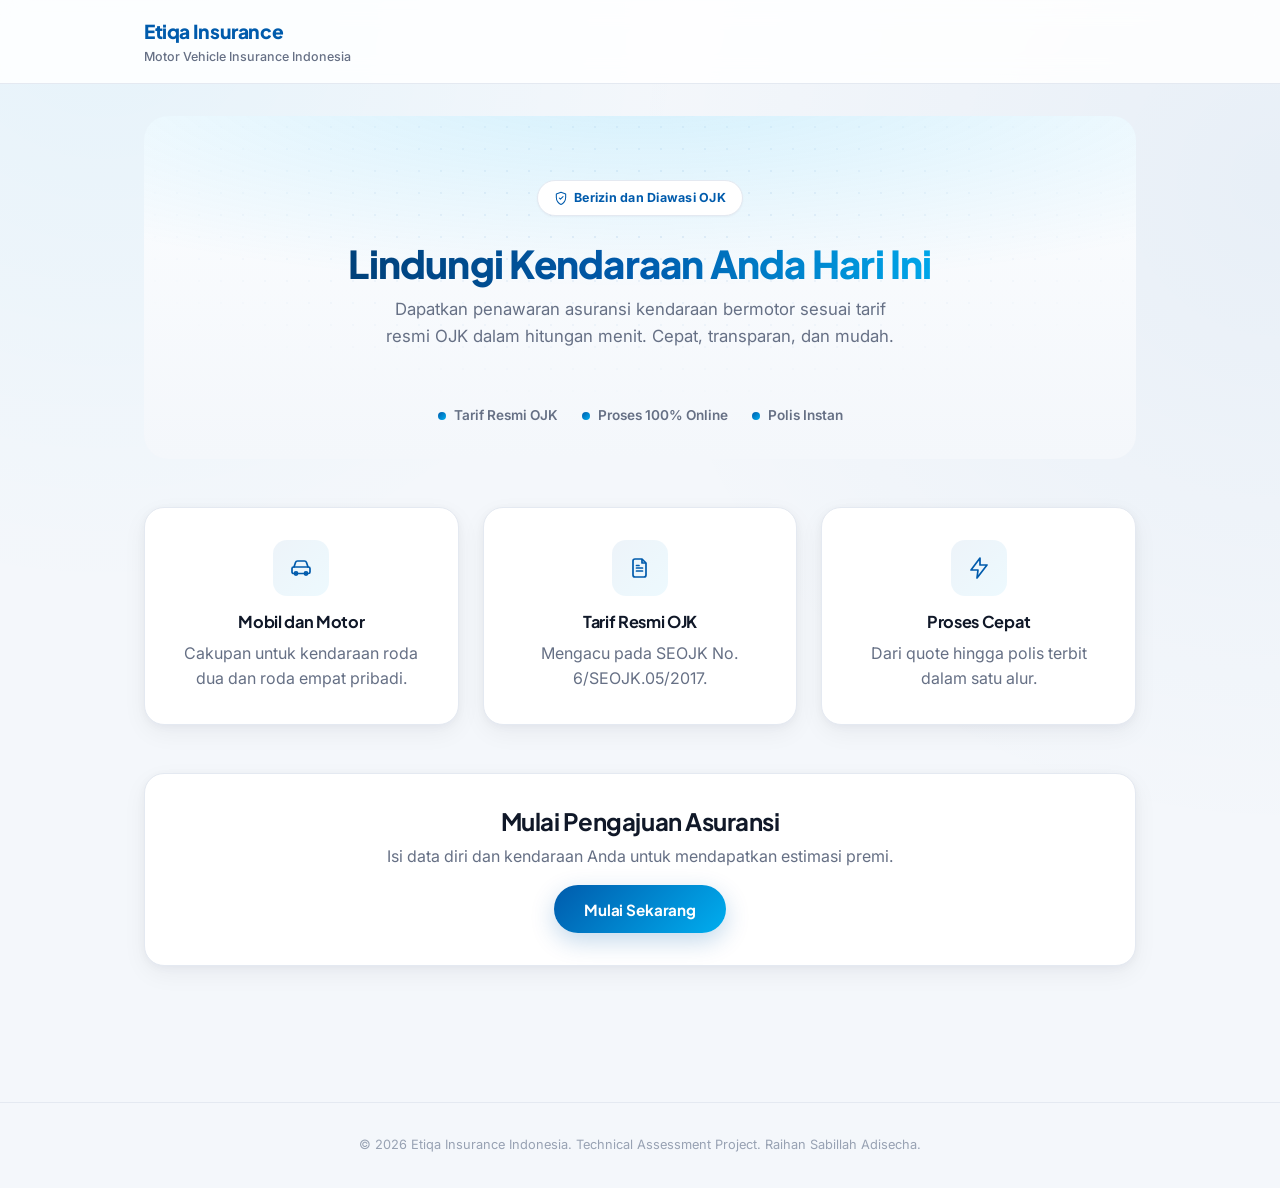
<file: frontend/index.html>
<!DOCTYPE html>
<html lang="id">
<head>
  <meta charset="UTF-8" />
  <meta name="viewport" content="width=device-width, initial-scale=1.0" />
  <title>Etiqa Motor Vehicle Insurance | Mulai Pengajuan</title>
  <link rel="stylesheet" href="css/style.css" />
</head>
<body>

  <!-- ============================================================
       HEADER
       ============================================================ -->
  <header class="app-header">
    <div class="app-header__inner">
      <div>
        <div class="app-header__logo">Etiqa Insurance</div>
        <div class="app-header__tagline">Motor Vehicle Insurance Indonesia</div>
      </div>
    </div>
  </header>

  <main class="page-container page-container--wide">

    <!-- ==========================================================
         LANDING SECTION
         ========================================================== -->
    <section id="landing-section">
      <div class="page-hero">
        <span class="eyebrow">
          <svg width="14" height="14" viewBox="0 0 24 24" fill="none" xmlns="http://www.w3.org/2000/svg">
            <path d="M12 2L4 5V11C4 16.55 7.84 21.74 12 23C16.16 21.74 20 16.55 20 11V5L12 2Z" stroke="currentColor" stroke-width="1.8" stroke-linejoin="round"/>
            <path d="M9 12L11 14L15.5 9.5" stroke="currentColor" stroke-width="1.8" stroke-linecap="round" stroke-linejoin="round"/>
          </svg>
          Berizin dan Diawasi OJK
        </span>
        <h1>Lindungi Kendaraan Anda Hari Ini</h1>
        <p>
          Dapatkan penawaran asuransi kendaraan bermotor sesuai tarif resmi
          OJK dalam hitungan menit. Cepat, transparan, dan mudah.
        </p>
        <div class="trust-row">
          <div class="trust-item"><span class="dot"></span> Tarif Resmi OJK</div>
          <div class="trust-item"><span class="dot"></span> Proses 100% Online</div>
          <div class="trust-item"><span class="dot"></span> Polis Instan</div>
        </div>
      </div>

      <div class="feature-grid">
        <div class="feature-card">
          <div class="feature-card__icon">
            <svg width="24" height="24" viewBox="0 0 24 24" fill="none" xmlns="http://www.w3.org/2000/svg">
              <path d="M5 11L6.5 6.5C6.77 5.68 7.54 5 8.5 5H15.5C16.46 5 17.23 5.68 17.5 6.5L19 11" stroke="var(--color-primary)" stroke-width="1.7" stroke-linecap="round" stroke-linejoin="round"/>
              <rect x="3" y="11" width="18" height="6.5" rx="1.6" stroke="var(--color-primary)" stroke-width="1.7"/>
              <circle cx="7" cy="17.5" r="1.6" stroke="var(--color-primary)" stroke-width="1.7"/>
              <circle cx="17" cy="17.5" r="1.6" stroke="var(--color-primary)" stroke-width="1.7"/>
            </svg>
          </div>
          <h3>Mobil dan Motor</h3>
          <p class="mb-0">Cakupan untuk kendaraan roda dua dan roda empat pribadi.</p>
        </div>
        <div class="feature-card">
          <div class="feature-card__icon">
            <svg width="24" height="24" viewBox="0 0 24 24" fill="none" xmlns="http://www.w3.org/2000/svg">
              <path d="M7 3H14L18 7V19C18 20.1 17.1 21 16 21H7C5.9 21 5 20.1 5 19V5C5 3.9 5.9 3 7 3Z" stroke="var(--color-primary)" stroke-width="1.7" stroke-linejoin="round"/>
              <path d="M14 3V7H18" stroke="var(--color-primary)" stroke-width="1.7" stroke-linejoin="round"/>
              <path d="M8.5 12H14.5M8.5 15H14.5M8.5 9.5H11" stroke="var(--color-primary)" stroke-width="1.7" stroke-linecap="round"/>
            </svg>
          </div>
          <h3>Tarif Resmi OJK</h3>
          <p class="mb-0">Mengacu pada SEOJK No. 6/SEOJK.05/2017.</p>
        </div>
        <div class="feature-card">
          <div class="feature-card__icon">
            <svg width="24" height="24" viewBox="0 0 24 24" fill="none" xmlns="http://www.w3.org/2000/svg">
              <path d="M13 2L4 14H11L10 22L20 9H13L13 2Z" stroke="var(--color-primary)" stroke-width="1.7" stroke-linejoin="round"/>
            </svg>
          </div>
          <h3>Proses Cepat</h3>
          <p class="mb-0">Dari quote hingga polis terbit dalam satu alur.</p>
        </div>
      </div>

      <div class="card text-center">
        <h2>Mulai Pengajuan Asuransi</h2>
        <p>Isi data diri dan kendaraan Anda untuk mendapatkan estimasi premi.</p>
        <button id="btn-start" class="btn btn-primary">Mulai Sekarang</button>
      </div>
    </section>

    <!-- ==========================================================
         FORM SECTION (Customer Info -> Vehicle Info -> Coverage)
         ========================================================== -->
    <section id="form-section" class="hidden">

      <!-- Progress Stepper -->
      <div class="stepper">
        <div class="stepper__step stepper__step--active" data-step="1">
          <div class="stepper__circle">1</div>
          <div class="stepper__label">Data Diri</div>
        </div>
        <div class="stepper__step" data-step="2">
          <div class="stepper__circle">2</div>
          <div class="stepper__label">Kendaraan</div>
        </div>
        <div class="stepper__step" data-step="3">
          <div class="stepper__circle">3</div>
          <div class="stepper__label">Coverage</div>
        </div>
        <div class="stepper__step" data-step="4">
          <div class="stepper__circle">4</div>
          <div class="stepper__label">Quote</div>
        </div>
        <div class="stepper__step" data-step="5">
          <div class="stepper__circle">5</div>
          <div class="stepper__label">Underwriting</div>
        </div>
        <div class="stepper__step" data-step="6">
          <div class="stepper__circle">6</div>
          <div class="stepper__label">Polis</div>
        </div>
      </div>

      <div id="form-alert-container"></div>

      <!-- ---------------- STEP 1: CUSTOMER INFO ---------------- -->
      <div class="card" id="step-customer">
        <div class="card__header">
          <h2 class="mb-0">Data Diri</h2>
        </div>

        <div class="form-group">
          <label for="customer-name">Nama Lengkap <span class="required">*</span></label>
          <input type="text" id="customer-name" placeholder="Contoh: Andi Wijaya" />
          <div class="field-error" id="error-customer-name">Nama wajib diisi (minimal 2 karakter).</div>
        </div>

        <div class="form-group">
          <label for="customer-email">Email <span class="required">*</span></label>
          <input type="email" id="customer-email" placeholder="contoh@email.com" />
          <div class="field-error" id="error-customer-email">Format email tidak valid.</div>
        </div>

        <div class="form-group">
          <label for="customer-phone">Nomor Telepon <span class="required">*</span></label>
          <input type="tel" id="customer-phone" placeholder="08123456789" />
          <div class="field-error" id="error-customer-phone">Nomor telepon minimal 8 digit angka.</div>
        </div>

        <div class="btn-row">
          <div></div>
          <button class="btn btn-primary" id="btn-to-vehicle">Lanjut ke Data Kendaraan</button>
        </div>
      </div>

      <!-- ---------------- STEP 2: VEHICLE INFO ---------------- -->
      <div class="card hidden" id="step-vehicle">
        <div class="card__header">
          <h2 class="mb-0">Data Kendaraan</h2>
        </div>

        <div class="form-group">
          <label>Tipe Kendaraan <span class="required">*</span></label>
          <div class="option-grid">
            <div class="option-card" data-value="car" id="option-vehicle-car">
              <div class="option-card__title">Mobil</div>
              <p class="option-card__desc">Kendaraan roda empat pribadi</p>
            </div>
            <div class="option-card" data-value="motorcycle" id="option-vehicle-motorcycle">
              <div class="option-card__title">Motor</div>
              <p class="option-card__desc">Kendaraan roda dua pribadi</p>
            </div>
          </div>
          <div class="field-error" id="error-vehicle-type">Pilih tipe kendaraan terlebih dahulu.</div>
        </div>

        <div class="form-row">
          <div class="form-group">
            <label for="vehicle-brand">Merek <span class="required">*</span></label>
            <input type="text" id="vehicle-brand" placeholder="Contoh: Toyota" />
            <div class="field-error" id="error-vehicle-brand">Merek kendaraan wajib diisi.</div>
          </div>
          <div class="form-group">
            <label for="vehicle-model">Model <span class="required">*</span></label>
            <input type="text" id="vehicle-model" placeholder="Contoh: Avanza" />
            <div class="field-error" id="error-vehicle-model">Model kendaraan wajib diisi.</div>
          </div>
        </div>

        <div class="form-row">
          <div class="form-group">
            <label for="vehicle-year">Tahun Kendaraan <span class="required">*</span></label>
            <input type="number" id="vehicle-year" placeholder="Contoh: 2022" />
            <div class="field-error" id="error-vehicle-year">Tahun kendaraan tidak valid.</div>
          </div>
          <div class="form-group">
            <label for="vehicle-value">Nilai Pasar Kendaraan (Rp) <span class="required">*</span></label>
            <input type="number" id="vehicle-value" placeholder="Contoh: 250000000" />
            <div class="field-error" id="error-vehicle-value">Nilai pasar harus lebih dari 0.</div>
          </div>
        </div>

        <div class="form-group">
          <label for="vehicle-region">Region <span class="required">*</span></label>
          <select id="vehicle-region">
            <option value="">-- Pilih Region --</option>
            <option value="Region I">Region I</option>
            <option value="Region II">Region II</option>
            <option value="Region III">Region III</option>
          </select>
          <div class="field-hint">
            Region mengacu pada wilayah risiko OJK. Region I umumnya mencakup DKI Jakarta,
            Banten, dan Jawa Barat; Region II Sumatera (di luar Aceh, Sumut, Sumbar, Riau);
            Region III sisanya di Indonesia.
          </div>
          <div class="field-error" id="error-vehicle-region">Region wajib dipilih.</div>
        </div>

        <div class="btn-row">
          <button class="btn btn-secondary" id="btn-back-to-customer">Kembali</button>
          <button class="btn btn-primary" id="btn-to-coverage">Lanjut ke Coverage</button>
        </div>
      </div>

      <!-- ---------------- STEP 3: COVERAGE ---------------- -->
      <div class="card hidden" id="step-coverage">
        <div class="card__header">
          <h2 class="mb-0">Pilih Jenis Coverage</h2>
        </div>

        <div class="option-grid">
          <div class="option-card" data-value="Comprehensive" id="option-coverage-comprehensive">
            <div class="option-card__title">Comprehensive</div>
            <p class="option-card__desc">
              Menanggung kerugian akibat kecelakaan (sebagian maupun total)
              serta risiko kehilangan kendaraan.
            </p>
          </div>
          <div class="option-card" data-value="TLO" id="option-coverage-tlo">
            <div class="option-card__title">TLO (Total Loss Only)</div>
            <p class="option-card__desc">
              Menanggung kerugian hanya jika kerusakan mencapai ≥75% nilai
              kendaraan atau kendaraan hilang.
            </p>
          </div>
        </div>
        <div class="field-error" id="error-coverage-type">Pilih jenis coverage terlebih dahulu.</div>

        <div class="btn-row">
          <button class="btn btn-secondary" id="btn-back-to-vehicle">Kembali</button>
          <button class="btn btn-primary" id="btn-calculate-premium">
            <span id="btn-calculate-text">Hitung Premi</span>
          </button>
        </div>
      </div>

    </section>
  </main>

  <footer class="app-footer">
    &copy; 2026 Etiqa Insurance Indonesia. Technical Assessment Project. Raihan Sabillah Adisecha.
  </footer>

  <script src="js/api.js"></script>
  <script src="js/index.js"></script>
</body>
</html>
</file>
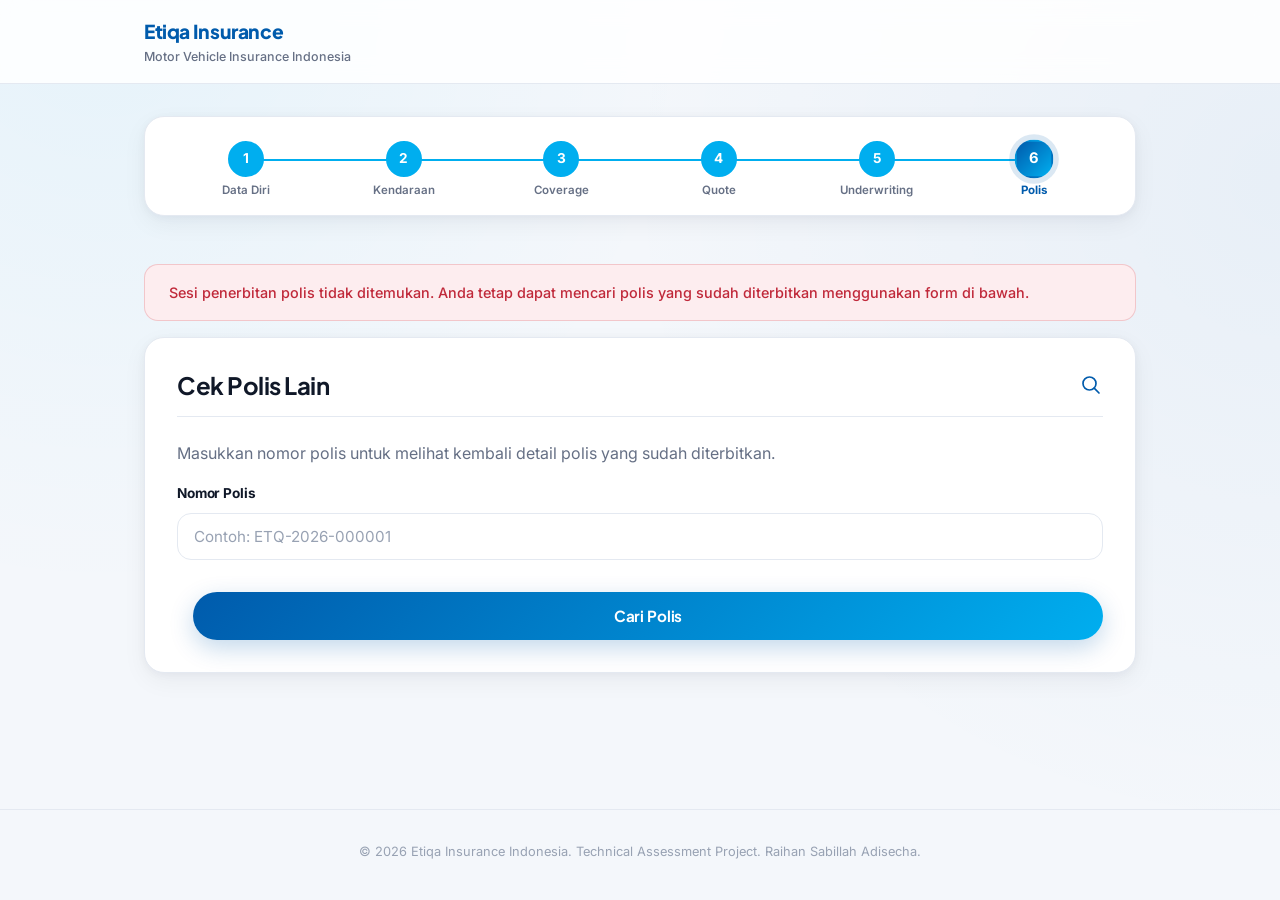
<file: frontend/policy.html>
<!DOCTYPE html>
<html lang="id">
<head>
  <meta charset="UTF-8" />
  <meta name="viewport" content="width=device-width, initial-scale=1.0" />
  <title>Etiqa Motor Vehicle Insurance | Polis</title>
  <link rel="stylesheet" href="css/style.css" />
</head>
<body>

  <!-- ============================================================
       HEADER
       ============================================================ -->
  <header class="app-header no-print">
    <div class="app-header__inner">
      <div>
        <div class="app-header__logo">Etiqa Insurance</div>
        <div class="app-header__tagline">Motor Vehicle Insurance Indonesia</div>
      </div>
    </div>
  </header>

  <main class="page-container page-container--wide">

    <!-- Progress Stepper -->
    <div class="stepper no-print">
      <div class="stepper__step stepper__step--done" data-step="1">
        <div class="stepper__circle">1</div>
        <div class="stepper__label">Data Diri</div>
      </div>
      <div class="stepper__step stepper__step--done" data-step="2">
        <div class="stepper__circle">2</div>
        <div class="stepper__label">Kendaraan</div>
      </div>
      <div class="stepper__step stepper__step--done" data-step="3">
        <div class="stepper__circle">3</div>
        <div class="stepper__label">Coverage</div>
      </div>
      <div class="stepper__step stepper__step--done" data-step="4">
        <div class="stepper__circle">4</div>
        <div class="stepper__label">Quote</div>
      </div>
      <div class="stepper__step stepper__step--done" data-step="5">
        <div class="stepper__circle">5</div>
        <div class="stepper__label">Underwriting</div>
      </div>
      <div class="stepper__step stepper__step--active" data-step="6">
        <div class="stepper__circle">6</div>
        <div class="stepper__label">Polis</div>
      </div>
    </div>

    <div id="page-alert-container" class="no-print"></div>

    <!-- ============================================================
         LOADING STATE (ditampilkan saat menerbitkan / mengambil polis)
         ============================================================ -->
    <div class="card no-print" id="policy-loading-section">
      <p class="text-center">
        <span class="loading-spinner"></span>
        Sedang memproses penerbitan polis Anda...
      </p>
    </div>

    <!-- ============================================================
         POLICY ISSUED CARD (hidden sampai data polis siap)
         ============================================================ -->
    <div class="card hidden certificate" id="policy-section">

      <!-- Decorative watermark, purely visual, does not affect layout height -->
      <div class="certificate__watermark" aria-hidden="true">ETIQA</div>

      <div class="certificate__ribbon no-print"></div>

      <div class="card__header certificate__header">
        <div class="certificate__brand">
          <svg width="30" height="30" viewBox="0 0 24 24" fill="none" xmlns="http://www.w3.org/2000/svg">
            <path d="M12 2L4 5V11C4 16.55 7.84 21.74 12 23C16.16 21.74 20 16.55 20 11V5L12 2Z" stroke="var(--color-primary)" stroke-width="1.6" stroke-linejoin="round"/>
            <path d="M9 12L11 14L15.5 9.5" stroke="var(--color-primary)" stroke-width="1.6" stroke-linecap="round" stroke-linejoin="round"/>
          </svg>
          <div>
            <h2 class="mb-0">Sertifikat Polis</h2>
            <p class="mb-0 certificate__subtitle">Motor Vehicle Insurance Indonesia</p>
          </div>
        </div>
      </div>

      <div class="text-center mb-3">
        <span class="status-badge status-badge--accepted">Policy Issued</span>
      </div>

      <div class="card__section text-center">
        <h3 class="certificate__eyebrow">Nomor Polis</h3>
        <p class="policy-number-badge" id="policy-number">-</p>
        <p class="field-hint" id="policy-issued-at">-</p>
      </div>

      <div class="card__section">
        <div class="section-title">
          <svg width="18" height="18" viewBox="0 0 24 24" fill="none" xmlns="http://www.w3.org/2000/svg">
            <circle cx="12" cy="8" r="3.5" stroke="var(--color-primary)" stroke-width="1.7"/>
            <path d="M4.5 20C5.5 16 8.4 14.5 12 14.5C15.6 14.5 18.5 16 19.5 20" stroke="var(--color-primary)" stroke-width="1.7" stroke-linecap="round"/>
          </svg>
          <h3 class="mb-0">Data Diri</h3>
        </div>
        <ul class="summary-list">
          <li><span class="label">Nama</span><span class="value" id="detail-customer-name">-</span></li>
          <li><span class="label">Email</span><span class="value" id="detail-customer-email">-</span></li>
          <li><span class="label">Telepon</span><span class="value" id="detail-customer-phone">-</span></li>
        </ul>
      </div>

      <div class="card__section">
        <div class="section-title">
          <svg width="18" height="18" viewBox="0 0 24 24" fill="none" xmlns="http://www.w3.org/2000/svg">
            <path d="M5 11L6.5 6.5C6.77 5.68 7.54 5 8.5 5H15.5C16.46 5 17.23 5.68 17.5 6.5L19 11" stroke="var(--color-primary)" stroke-width="1.7" stroke-linecap="round" stroke-linejoin="round"/>
            <rect x="3" y="11" width="18" height="6.5" rx="1.6" stroke="var(--color-primary)" stroke-width="1.7"/>
            <circle cx="7" cy="17.5" r="1.6" stroke="var(--color-primary)" stroke-width="1.7"/>
            <circle cx="17" cy="17.5" r="1.6" stroke="var(--color-primary)" stroke-width="1.7"/>
          </svg>
          <h3 class="mb-0">Data Kendaraan</h3>
        </div>
        <ul class="summary-list">
          <li><span class="label">Tipe Kendaraan</span><span class="value" id="detail-vehicle-type">-</span></li>
          <li><span class="label">Merek / Model</span><span class="value" id="detail-vehicle-brand-model">-</span></li>
          <li><span class="label">Tahun</span><span class="value" id="detail-vehicle-year">-</span></li>
          <li><span class="label">Nilai Pasar</span><span class="value" id="detail-vehicle-value">-</span></li>
          <li><span class="label">Region</span><span class="value" id="detail-vehicle-region">-</span></li>
          <li><span class="label">Kategori Tarif</span><span class="value" id="detail-vehicle-category">-</span></li>
        </ul>
      </div>

      <div class="card__section">
        <div class="section-title">
          <svg width="18" height="18" viewBox="0 0 24 24" fill="none" xmlns="http://www.w3.org/2000/svg">
            <path d="M12 2L4 5V11C4 16.55 7.84 21.74 12 23C16.16 21.74 20 16.55 20 11V5L12 2Z" stroke="var(--color-primary)" stroke-width="1.7" stroke-linejoin="round"/>
            <path d="M9 12L11 14L15.5 9.5" stroke="var(--color-primary)" stroke-width="1.7" stroke-linecap="round" stroke-linejoin="round"/>
          </svg>
          <h3 class="mb-0">Perhitungan Premi</h3>
        </div>
        <ul class="summary-list">
          <li><span class="label">Jenis Coverage</span><span class="value" id="detail-coverage">-</span></li>
          <li><span class="label">Rate yang Digunakan</span><span class="value" id="detail-rate">-</span></li>
          <li><span class="label">Premi</span><span class="value" id="detail-premium">-</span></li>
        </ul>
      </div>

      <div class="card__section">
        <div class="section-title">
          <svg width="18" height="18" viewBox="0 0 24 24" fill="none" xmlns="http://www.w3.org/2000/svg">
            <path d="M9 11L12 3L15 11" stroke="var(--color-primary)" stroke-width="1.6" stroke-linecap="round" stroke-linejoin="round"/>
            <path d="M6 8.5H18" stroke="var(--color-primary)" stroke-width="1.6" stroke-linecap="round"/>
            <path d="M12 3V21M8 21H16" stroke="var(--color-primary)" stroke-width="1.6" stroke-linecap="round"/>
          </svg>
          <h3 class="mb-0">Status Underwriting</h3>
        </div>
        <ul class="summary-list">
          <li><span class="label">Keputusan</span><span class="value" id="detail-underwriting-decision">-</span></li>
        </ul>
      </div>

      <div class="certificate__footer-note">
        Dokumen ini adalah sertifikat digital yang diterbitkan secara elektronik dan sah tanpa
        tanda tangan basah, sesuai dengan alur penerbitan polis Etiqa Insurance Indonesia.
      </div>

      <div class="btn-row no-print">
        <button class="btn btn-secondary" id="btn-back-home">Kembali ke Beranda</button>
        <button class="btn btn-primary" id="btn-print-policy">Print Polis</button>
      </div>
    </div>

    <!-- ============================================================
         SEARCH POLICY CARD (untuk akses via GET /policy/{policy_number})
         ============================================================ -->
    <div class="card no-print" id="policy-search-section">
      <div class="card__header">
        <h2 class="mb-0">Cek Polis Lain</h2>
        <svg width="24" height="24" viewBox="0 0 24 24" fill="none" xmlns="http://www.w3.org/2000/svg">
          <circle cx="10.5" cy="10.5" r="6.5" stroke="var(--color-primary)" stroke-width="1.7"/>
          <path d="M20 20L15.2 15.2" stroke="var(--color-primary)" stroke-width="1.7" stroke-linecap="round"/>
        </svg>
      </div>
      <p>Masukkan nomor polis untuk melihat kembali detail polis yang sudah diterbitkan.</p>
      <div class="form-group">
        <label for="input-search-policy-number">Nomor Polis</label>
        <input type="text" id="input-search-policy-number" placeholder="Contoh: ETQ-2026-000001" />
        <div class="field-error" id="error-search-policy-number">Nomor polis tidak ditemukan.</div>
      </div>
      <div class="btn-row">
        <div></div>
        <button class="btn btn-primary" id="btn-search-policy">
          <span id="btn-search-policy-text">Cari Polis</span>
        </button>
      </div>
    </div>

  </main>

  <footer class="app-footer">
    &copy; 2026 Etiqa Insurance Indonesia. Technical Assessment Project. Raihan Sabillah Adisecha.
  </footer>

  <script src="js/api.js"></script>
  <script src="js/policy.js"></script>
</body>
</html>
</file>
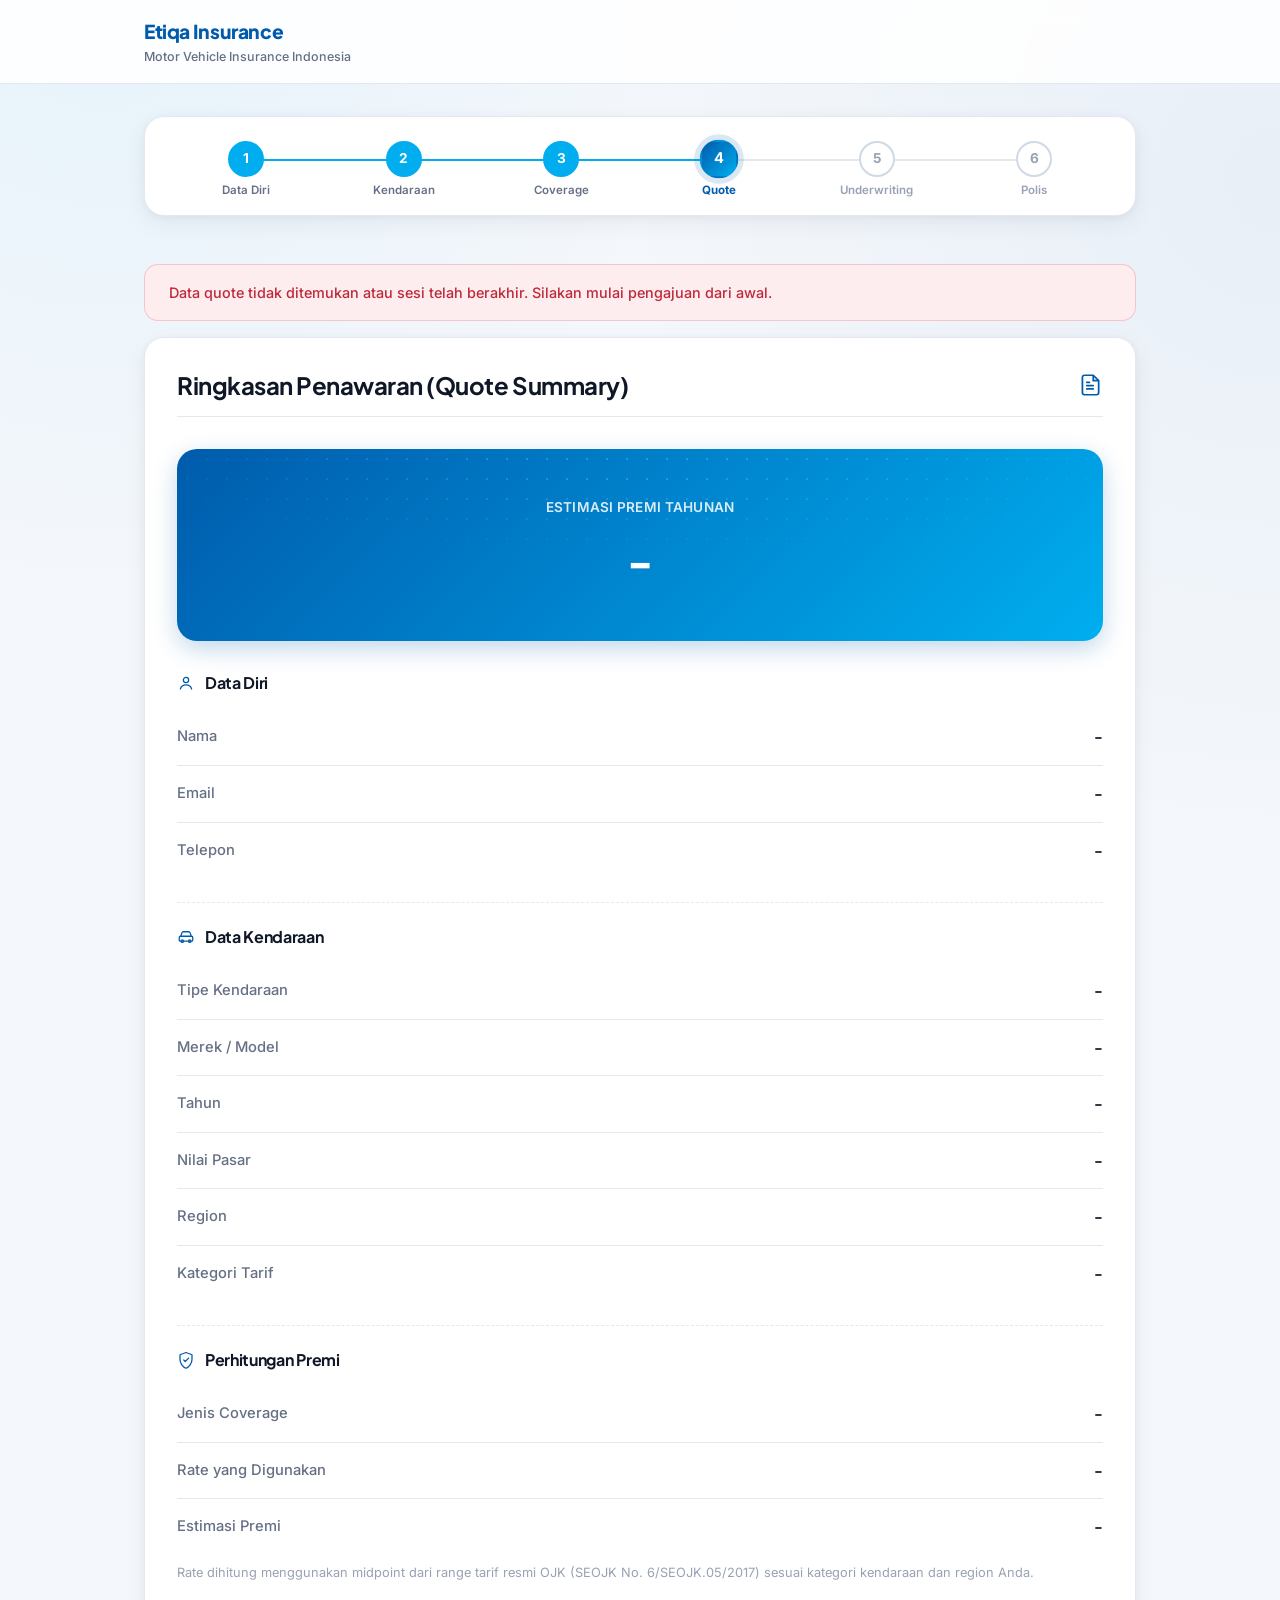
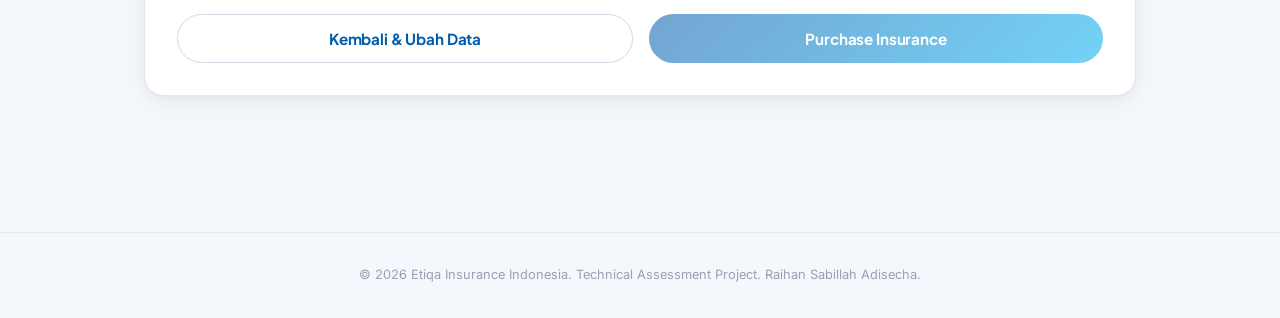
<file: frontend/quote.html>
<!DOCTYPE html>
<html lang="id">
<head>
  <meta charset="UTF-8" />
  <meta name="viewport" content="width=device-width, initial-scale=1.0" />
  <title>Etiqa Motor Vehicle Insurance | Quote Summary</title>
  <link rel="stylesheet" href="css/style.css" />
</head>
<body>

  <!-- ============================================================
       HEADER
       ============================================================ -->
  <header class="app-header">
    <div class="app-header__inner">
      <div>
        <div class="app-header__logo">Etiqa Insurance</div>
        <div class="app-header__tagline">Motor Vehicle Insurance Indonesia</div>
      </div>
    </div>
  </header>

  <main class="page-container page-container--wide">

    <!-- Progress Stepper -->
    <div class="stepper">
      <div class="stepper__step stepper__step--done" data-step="1">
        <div class="stepper__circle">1</div>
        <div class="stepper__label">Data Diri</div>
      </div>
      <div class="stepper__step stepper__step--done" data-step="2">
        <div class="stepper__circle">2</div>
        <div class="stepper__label">Kendaraan</div>
      </div>
      <div class="stepper__step stepper__step--done" data-step="3">
        <div class="stepper__circle">3</div>
        <div class="stepper__label">Coverage</div>
      </div>
      <div class="stepper__step stepper__step--active" data-step="4">
        <div class="stepper__circle">4</div>
        <div class="stepper__label">Quote</div>
      </div>
      <div class="stepper__step" data-step="5">
        <div class="stepper__circle">5</div>
        <div class="stepper__label">Underwriting</div>
      </div>
      <div class="stepper__step" data-step="6">
        <div class="stepper__circle">6</div>
        <div class="stepper__label">Polis</div>
      </div>
    </div>

    <div id="page-alert-container"></div>

    <!-- ============================================================
         QUOTE SUMMARY CARD
         ============================================================ -->
    <div class="card" id="quote-section">
      <div class="card__header">
        <h2 class="mb-0">Ringkasan Penawaran (Quote Summary)</h2>
        <svg width="26" height="26" viewBox="0 0 24 24" fill="none" xmlns="http://www.w3.org/2000/svg">
          <path d="M7 3H15L20 8V19C20 20.1 19.1 21 18 21H7C5.9 21 5 20.1 5 19V5C5 3.9 5.9 3 7 3Z" stroke="var(--color-primary)" stroke-width="1.6" stroke-linejoin="round"/>
          <path d="M15 3V8H20" stroke="var(--color-primary)" stroke-width="1.6" stroke-linejoin="round"/>
          <path d="M9 12.5H15M9 15.5H15M9 9.5H11.5" stroke="var(--color-primary)" stroke-width="1.6" stroke-linecap="round"/>
        </svg>
      </div>

      <!-- Highlighted premium moved to top for immediate visibility -->
      <div class="premium-highlight">
        <div class="premium-highlight__label">Estimasi Premi Tahunan</div>
        <div class="premium-highlight__value" id="summary-premium-highlight">-</div>
      </div>

      <div class="card__section">
        <div class="section-title">
          <svg width="18" height="18" viewBox="0 0 24 24" fill="none" xmlns="http://www.w3.org/2000/svg">
            <circle cx="12" cy="8" r="3.5" stroke="var(--color-primary)" stroke-width="1.7"/>
            <path d="M4.5 20C5.5 16 8.4 14.5 12 14.5C15.6 14.5 18.5 16 19.5 20" stroke="var(--color-primary)" stroke-width="1.7" stroke-linecap="round"/>
          </svg>
          <h3 class="mb-0">Data Diri</h3>
        </div>
        <ul class="summary-list">
          <li><span class="label">Nama</span><span class="value" id="summary-customer-name">-</span></li>
          <li><span class="label">Email</span><span class="value" id="summary-customer-email">-</span></li>
          <li><span class="label">Telepon</span><span class="value" id="summary-customer-phone">-</span></li>
        </ul>
      </div>

      <div class="card__section">
        <div class="section-title">
          <svg width="18" height="18" viewBox="0 0 24 24" fill="none" xmlns="http://www.w3.org/2000/svg">
            <path d="M5 11L6.5 6.5C6.77 5.68 7.54 5 8.5 5H15.5C16.46 5 17.23 5.68 17.5 6.5L19 11" stroke="var(--color-primary)" stroke-width="1.7" stroke-linecap="round" stroke-linejoin="round"/>
            <rect x="3" y="11" width="18" height="6.5" rx="1.6" stroke="var(--color-primary)" stroke-width="1.7"/>
            <circle cx="7" cy="17.5" r="1.6" stroke="var(--color-primary)" stroke-width="1.7"/>
            <circle cx="17" cy="17.5" r="1.6" stroke="var(--color-primary)" stroke-width="1.7"/>
          </svg>
          <h3 class="mb-0">Data Kendaraan</h3>
        </div>
        <ul class="summary-list">
          <li><span class="label">Tipe Kendaraan</span><span class="value" id="summary-vehicle-type">-</span></li>
          <li><span class="label">Merek / Model</span><span class="value" id="summary-vehicle-brand-model">-</span></li>
          <li><span class="label">Tahun</span><span class="value" id="summary-vehicle-year">-</span></li>
          <li><span class="label">Nilai Pasar</span><span class="value" id="summary-vehicle-value">-</span></li>
          <li><span class="label">Region</span><span class="value" id="summary-vehicle-region">-</span></li>
          <li><span class="label">Kategori Tarif</span><span class="value" id="summary-vehicle-category">-</span></li>
        </ul>
      </div>

      <div class="card__section">
        <div class="section-title">
          <svg width="18" height="18" viewBox="0 0 24 24" fill="none" xmlns="http://www.w3.org/2000/svg">
            <path d="M12 2L4 5V11C4 16.55 7.84 21.74 12 23C16.16 21.74 20 16.55 20 11V5L12 2Z" stroke="var(--color-primary)" stroke-width="1.7" stroke-linejoin="round"/>
            <path d="M9 12L11 14L15.5 9.5" stroke="var(--color-primary)" stroke-width="1.7" stroke-linecap="round" stroke-linejoin="round"/>
          </svg>
          <h3 class="mb-0">Perhitungan Premi</h3>
        </div>
        <ul class="summary-list">
          <li><span class="label">Jenis Coverage</span><span class="value" id="summary-coverage">-</span></li>
          <li><span class="label">Rate yang Digunakan</span><span class="value" id="summary-rate">-</span></li>
          <li><span class="label">Estimasi Premi</span><span class="value" id="summary-premium">-</span></li>
        </ul>
        <div class="field-hint">
          Rate dihitung menggunakan midpoint dari range tarif resmi OJK
          (SEOJK No. 6/SEOJK.05/2017) sesuai kategori kendaraan dan region Anda.
        </div>
      </div>

      <div class="btn-row">
        <button class="btn btn-secondary" id="btn-back-to-form">Kembali &amp; Ubah Data</button>
        <button class="btn btn-primary" id="btn-purchase">
          <span id="btn-purchase-text">Purchase Insurance</span>
        </button>
      </div>
    </div>

  </main>

  <footer class="app-footer">
    &copy; 2026 Etiqa Insurance Indonesia. Technical Assessment Project. Raihan Sabillah Adisecha.
  </footer>

  <script src="js/api.js"></script>
  <script src="js/quote.js"></script>

  <!-- ============================================================
       Progressive enhancement: mirror premium value into the
       highlighted hero block without touching quote.js.
       This purely reads the DOM text content quote.js already
       writes into #summary-premium and copies it visually; it does
       not alter any state, storage, or business logic.
       ============================================================ -->
  <script>
    (function mirrorPremiumHighlight() {
      var sourceEl = document.getElementById("summary-premium");
      var targetEl = document.getElementById("summary-premium-highlight");
      if (!sourceEl || !targetEl) return;

      function sync() {
        targetEl.textContent = sourceEl.textContent;
      }

      sync();

      var observer = new MutationObserver(sync);
      observer.observe(sourceEl, { childList: true, characterData: true, subtree: true });
    })();
  </script>
</body>
</html>
</file>
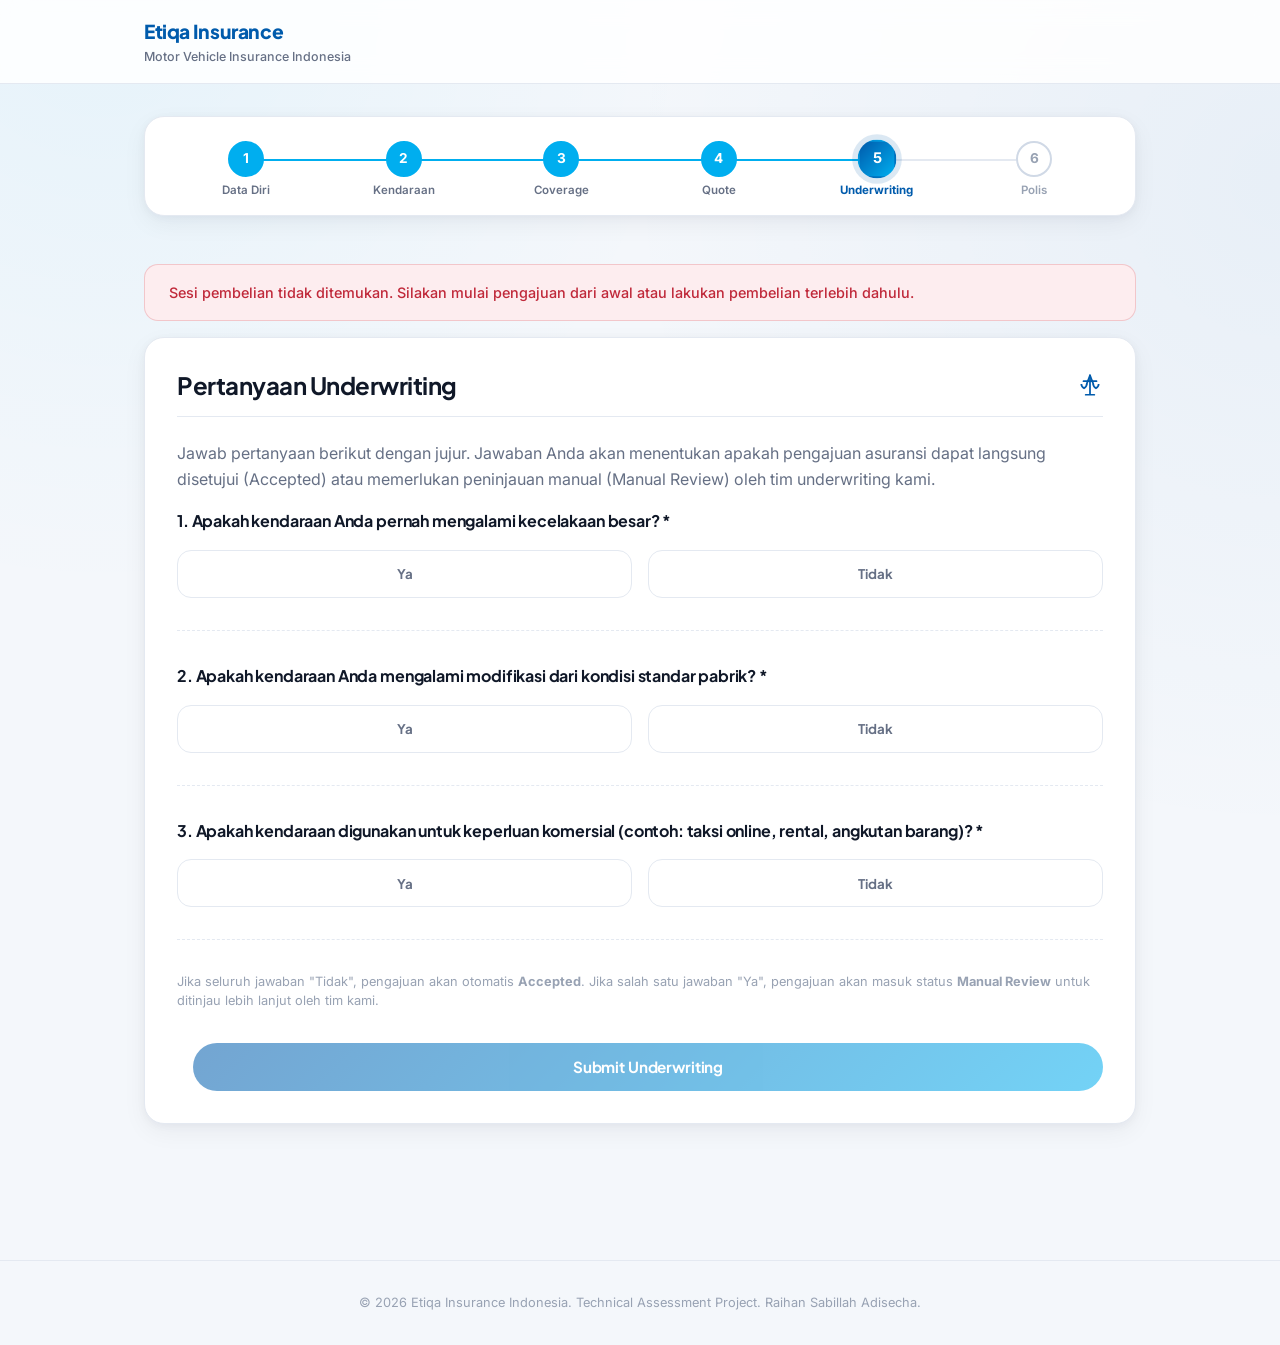
<file: frontend/underwriting.html>
<!DOCTYPE html>
<html lang="id">
<head>
  <meta charset="UTF-8" />
  <meta name="viewport" content="width=device-width, initial-scale=1.0" />
  <title>Etiqa Motor Vehicle Insurance | Underwriting</title>
  <link rel="stylesheet" href="css/style.css" />
</head>
<body>

  <!-- ============================================================
       HEADER
       ============================================================ -->
  <header class="app-header">
    <div class="app-header__inner">
      <div>
        <div class="app-header__logo">Etiqa Insurance</div>
        <div class="app-header__tagline">Motor Vehicle Insurance Indonesia</div>
      </div>
    </div>
  </header>

  <main class="page-container page-container--wide">

    <!-- Progress Stepper -->
    <div class="stepper">
      <div class="stepper__step stepper__step--done" data-step="1">
        <div class="stepper__circle">1</div>
        <div class="stepper__label">Data Diri</div>
      </div>
      <div class="stepper__step stepper__step--done" data-step="2">
        <div class="stepper__circle">2</div>
        <div class="stepper__label">Kendaraan</div>
      </div>
      <div class="stepper__step stepper__step--done" data-step="3">
        <div class="stepper__circle">3</div>
        <div class="stepper__label">Coverage</div>
      </div>
      <div class="stepper__step stepper__step--done" data-step="4">
        <div class="stepper__circle">4</div>
        <div class="stepper__label">Quote</div>
      </div>
      <div class="stepper__step stepper__step--active" data-step="5">
        <div class="stepper__circle">5</div>
        <div class="stepper__label">Underwriting</div>
      </div>
      <div class="stepper__step" data-step="6">
        <div class="stepper__circle">6</div>
        <div class="stepper__label">Polis</div>
      </div>
    </div>

    <div id="page-alert-container"></div>

    <!-- ============================================================
         UNDERWRITING QUESTIONS CARD
         ============================================================ -->
    <div class="card" id="underwriting-form-section">
      <div class="card__header">
        <h2 class="mb-0">Pertanyaan Underwriting</h2>
        <svg width="26" height="26" viewBox="0 0 24 24" fill="none" xmlns="http://www.w3.org/2000/svg">
          <path d="M9 11L12 3L15 11" stroke="var(--color-primary)" stroke-width="1.6" stroke-linecap="round" stroke-linejoin="round"/>
          <path d="M6 8.5H18" stroke="var(--color-primary)" stroke-width="1.6" stroke-linecap="round"/>
          <path d="M4 11C4 13.5 6.5 15 6.5 15C6.5 15 9 13.5 9 11" stroke="var(--color-primary)" stroke-width="1.6" stroke-linejoin="round"/>
          <path d="M15 11C15 13.5 17.5 15 17.5 15C17.5 15 20 13.5 20 11" stroke="var(--color-primary)" stroke-width="1.6" stroke-linejoin="round"/>
          <path d="M12 3V21M8 21H16" stroke="var(--color-primary)" stroke-width="1.6" stroke-linecap="round"/>
        </svg>
      </div>
      <p>
        Jawab pertanyaan berikut dengan jujur. Jawaban Anda akan menentukan
        apakah pengajuan asuransi dapat langsung disetujui (Accepted) atau
        memerlukan peninjauan manual (Manual Review) oleh tim underwriting kami.
      </p>

      <!-- Question 1 -->
      <div class="form-group question-block">
        <div class="question-block__text">1. Apakah kendaraan Anda pernah mengalami kecelakaan besar? <span class="required">*</span></div>
        <div class="yes-no-toggle" id="toggle-major-accident">
          <button type="button" class="toggle-btn" data-value="true">Ya</button>
          <button type="button" class="toggle-btn" data-value="false">Tidak</button>
        </div>
        <div class="field-error" id="error-major-accident">Pertanyaan ini wajib dijawab.</div>
      </div>

      <!-- Question 2 -->
      <div class="form-group question-block">
        <div class="question-block__text">2. Apakah kendaraan Anda mengalami modifikasi dari kondisi standar pabrik? <span class="required">*</span></div>
        <div class="yes-no-toggle" id="toggle-modification">
          <button type="button" class="toggle-btn" data-value="true">Ya</button>
          <button type="button" class="toggle-btn" data-value="false">Tidak</button>
        </div>
        <div class="field-error" id="error-modification">Pertanyaan ini wajib dijawab.</div>
      </div>

      <!-- Question 3 -->
      <div class="form-group question-block">
        <div class="question-block__text">3. Apakah kendaraan digunakan untuk keperluan komersial (contoh: taksi online, rental, angkutan barang)? <span class="required">*</span></div>
        <div class="yes-no-toggle" id="toggle-commercial-use">
          <button type="button" class="toggle-btn" data-value="true">Ya</button>
          <button type="button" class="toggle-btn" data-value="false">Tidak</button>
        </div>
        <div class="field-error" id="error-commercial-use">Pertanyaan ini wajib dijawab.</div>
      </div>

      <div class="field-hint">
        Jika seluruh jawaban "Tidak", pengajuan akan otomatis <strong>Accepted</strong>.
        Jika salah satu jawaban "Ya", pengajuan akan masuk status <strong>Manual Review</strong>
        untuk ditinjau lebih lanjut oleh tim kami.
      </div>

      <div class="btn-row">
        <div></div>
        <button class="btn btn-primary" id="btn-submit-underwriting">
          <span id="btn-submit-underwriting-text">Submit Underwriting</span>
        </button>
      </div>
    </div>

    <!-- ============================================================
         RESULT SECTION (hidden sampai hasil diterima)
         ============================================================ -->
    <div class="card hidden" id="underwriting-result-section">
      <div class="card__header">
        <h2 class="mb-0">Hasil Underwriting</h2>
      </div>

      <div class="result-illustration" id="result-illustration-accepted">
        <svg width="72" height="72" viewBox="0 0 24 24" fill="none" xmlns="http://www.w3.org/2000/svg">
          <circle cx="12" cy="12" r="9.5" stroke="var(--color-success)" stroke-width="1.6"/>
          <path d="M8 12.5L10.5 15L16 9" stroke="var(--color-success)" stroke-width="1.8" stroke-linecap="round" stroke-linejoin="round"/>
        </svg>
      </div>

      <div class="result-illustration hidden" id="result-illustration-review">
        <svg width="72" height="72" viewBox="0 0 24 24" fill="none" xmlns="http://www.w3.org/2000/svg">
          <circle cx="12" cy="12" r="9.5" stroke="var(--color-warning)" stroke-width="1.6"/>
          <path d="M12 7.5V13" stroke="var(--color-warning)" stroke-width="1.8" stroke-linecap="round"/>
          <circle cx="12" cy="16.3" r="0.9" fill="var(--color-warning)"/>
        </svg>
      </div>

      <div class="text-center mb-3">
        <span class="status-badge" id="underwriting-status-badge">-</span>
      </div>

      <div id="result-accepted-block" class="hidden">
        <p class="text-center">
          Selamat! Pengajuan Anda telah <strong>disetujui secara otomatis</strong>.
          Silakan lanjutkan untuk menerbitkan polis Anda.
        </p>
        <div class="btn-row">
          <div></div>
          <button class="btn btn-primary" id="btn-to-policy">Lanjut ke Penerbitan Polis</button>
        </div>
      </div>

      <div id="result-review-block" class="hidden">
        <p class="text-center">
          Terima kasih atas jawaban Anda. Berdasarkan jawaban yang diberikan,
          pengajuan Anda memerlukan <strong>peninjauan manual (Manual Review)</strong>
          oleh tim underwriting kami sebelum polis dapat diterbitkan. Tim kami akan
          menghubungi Anda melalui email atau telepon yang telah didaftarkan.
        </p>
        <div class="btn-row">
          <div></div>
          <button class="btn btn-secondary" id="btn-back-home-review">Kembali ke Beranda</button>
        </div>
      </div>
    </div>

  </main>

  <footer class="app-footer">
    &copy; 2026 Etiqa Insurance Indonesia. Technical Assessment Project. Raihan Sabillah Adisecha.
  </footer>

  <script src="js/api.js"></script>
  <script src="js/underwriting.js"></script>

  <!-- ============================================================
       Progressive enhancement: show/hide the correct result
       illustration (accepted vs review) based on which result
       block underwriting.js has revealed. This purely observes
       the existing #result-accepted-block / #result-review-block
       hidden class toggled by underwriting.js and mirrors it onto
       the illustration wrappers. It does not alter any decision
       logic, API calls, or state.
       ============================================================ -->
  <script>
    (function syncResultIllustration() {
      var acceptedBlock = document.getElementById("result-accepted-block");
      var reviewBlock = document.getElementById("result-review-block");
      var acceptedIllustration = document.getElementById("result-illustration-accepted");
      var reviewIllustration = document.getElementById("result-illustration-review");

      if (!acceptedBlock || !reviewBlock || !acceptedIllustration || !reviewIllustration) return;

      function sync() {
        var acceptedVisible = !acceptedBlock.classList.contains("hidden");
        var reviewVisible = !reviewBlock.classList.contains("hidden");

        acceptedIllustration.classList.toggle("hidden", !acceptedVisible);
        reviewIllustration.classList.toggle("hidden", !reviewVisible);
      }

      sync();

      var observer = new MutationObserver(sync);
      observer.observe(acceptedBlock, { attributes: true, attributeFilter: ["class"] });
      observer.observe(reviewBlock, { attributes: true, attributeFilter: ["class"] });
    })();
  </script>
</body>
</html>
</file>
<file: frontend/css/style.css>
/* ============================================================
   Etiqa Motor Vehicle Insurance - Global Stylesheet
   ============================================================
   PREMIUM REDESIGN 2025
   Struktur file ini:
   1. Font Import
   2. CSS Variables (design tokens)
   3. Reset & Base
   4. Layout & Container
   5. Typography
   6. Progress Stepper
   7. Cards
   8. Forms & Inputs
   9. Buttons
   10. Quote Summary / Policy Detail components
   11. Underwriting question components
   12. Alerts / Error messages
   13. Utility classes
   14. Animations
   15. Responsive (media queries)
   ============================================================
   NOTE: Semua class dan id yang direferensikan oleh JavaScript
   (hidden, selected, field-error, visible, input-error,
   stepper__step--active, stepper__step--done, loading-spinner,
   dst) dipertahankan 1:1. Hanya tampilan visual yang diubah.
   ============================================================ */

/* ------------------------------------------------------------
   1. FONT IMPORT
   ------------------------------------------------------------ */
@import url('https://fonts.googleapis.com/css2?family=Plus+Jakarta+Sans:wght@400;500;600;700;800&family=Inter:wght@400;500;600;700&display=swap');

/* ------------------------------------------------------------
   2. CSS VARIABLES (Design Tokens)
   ------------------------------------------------------------ */
:root {
  /* Brand colors */
  --color-primary: #005BAC;
  --color-primary-dark: #003E75;
  --color-primary-light: #2B7FC7;
  --color-secondary: #00AEEF;
  --color-secondary-light: #5FCBF5;
  --color-background: #F4F7FB;

  /* Neutrals */
  --color-white: #FFFFFF;
  --color-text: #101828;
  --color-text-muted: #667085;
  --color-text-faint: #98A2B3;
  --color-border: #E4E9F1;
  --color-border-strong: #D0D9E6;

  /* Status colors */
  --color-success: #12875A;
  --color-success-bg: #E9FAF2;
  --color-warning: #B25E09;
  --color-warning-bg: #FFF6E9;
  --color-danger: #C0293A;
  --color-danger-bg: #FDEDEF;

  /* Shadows */
  --shadow-xs: 0 1px 2px rgba(16, 24, 40, 0.04);
  --shadow-soft: 0 2px 8px rgba(16, 24, 40, 0.04), 0 8px 24px rgba(16, 24, 40, 0.05);
  --shadow-medium: 0 4px 12px rgba(16, 24, 40, 0.05), 0 16px 40px rgba(16, 24, 40, 0.09);
  --shadow-glow-primary: 0 8px 24px rgba(0, 91, 172, 0.24);
  --shadow-glow-secondary: 0 8px 24px rgba(0, 174, 239, 0.20);

  /* Radius */
  --radius-sm: 10px;
  --radius-md: 14px;
  --radius-lg: 20px;
  --radius-xl: 24px;
  --radius-pill: 999px;

  /* Spacing scale */
  --space-3xs: 2px;
  --space-xs: 4px;
  --space-sm: 8px;
  --space-md: 16px;
  --space-lg: 24px;
  --space-xl: 32px;
  --space-2xl: 48px;
  --space-3xl: 64px;

  /* Typography */
  --font-base: 'Inter', -apple-system, BlinkMacSystemFont, 'Segoe UI', Roboto, Arial, sans-serif;
  --font-display: 'Plus Jakarta Sans', 'Inter', -apple-system, BlinkMacSystemFont, sans-serif;

  /* Gradients */
  --gradient-brand: linear-gradient(135deg, var(--color-primary) 0%, var(--color-secondary) 100%);
  --gradient-brand-soft: linear-gradient(135deg, rgba(0, 91, 172, 0.07) 0%, rgba(0, 174, 239, 0.07) 100%);
  --gradient-hero: radial-gradient(ellipse 80% 60% at 50% -10%, rgba(0, 174, 239, 0.16), transparent), linear-gradient(180deg, #FBFDFF 0%, #F4F7FB 100%);

  /* Motion */
  --ease-standard: cubic-bezier(0.4, 0, 0.2, 1);
  --ease-out-back: cubic-bezier(0.34, 1.56, 0.64, 1);
}

/* ------------------------------------------------------------
   3. RESET & BASE
   ------------------------------------------------------------ */
*, *::before, *::after {
  box-sizing: border-box;
}

html, body {
  margin: 0;
  padding: 0;
}

html {
  scroll-behavior: smooth;
}

body {
  font-family: var(--font-base);
  background-color: var(--color-background);
  background-image:
    radial-gradient(circle at 8% 0%, rgba(0, 174, 239, 0.06), transparent 40%),
    radial-gradient(circle at 100% 20%, rgba(0, 91, 172, 0.05), transparent 45%);
  background-attachment: fixed;
  color: var(--color-text);
  line-height: 1.6;
  -webkit-font-smoothing: antialiased;
  -moz-osx-font-smoothing: grayscale;
}

a {
  color: var(--color-primary);
  text-decoration: none;
}

img {
  max-width: 100%;
  display: block;
}

button {
  font-family: inherit;
}

/* Focus visibility for accessibility */
a:focus-visible,
button:focus-visible,
input:focus-visible,
select:focus-visible,
[tabindex]:focus-visible {
  outline: 2.5px solid var(--color-secondary);
  outline-offset: 2px;
  border-radius: var(--radius-sm);
}

::selection {
  background-color: rgba(0, 174, 239, 0.25);
  color: var(--color-text);
}

/* ------------------------------------------------------------
   4. LAYOUT & CONTAINER
   ------------------------------------------------------------ */
.app-header {
  background-color: rgba(255, 255, 255, 0.85);
  backdrop-filter: blur(12px);
  -webkit-backdrop-filter: blur(12px);
  border-bottom: 1px solid var(--color-border);
  padding: var(--space-md) 0;
  position: sticky;
  top: 0;
  z-index: 100;
}

.app-header__inner {
  max-width: 1040px;
  margin: 0 auto;
  padding: 0 var(--space-lg);
  display: flex;
  align-items: center;
  gap: var(--space-sm);
}

.app-header__logo {
  font-family: var(--font-display);
  font-weight: 800;
  font-size: 1.2rem;
  color: var(--color-primary);
  letter-spacing: -0.02em;
}

.app-header__tagline {
  font-size: 0.78rem;
  color: var(--color-text-muted);
  font-weight: 500;
}

.page-container {
  max-width: 760px;
  margin: 0 auto;
  padding: var(--space-xl) var(--space-lg) var(--space-3xl);
}

.page-container--wide {
  max-width: 1040px;
}

footer.app-footer {
  text-align: center;
  padding: var(--space-xl) var(--space-lg);
  color: var(--color-text-faint);
  font-size: 0.8rem;
  border-top: 1px solid var(--color-border);
  margin-top: var(--space-2xl);
}

.app-footer__credit {
  margin-top: var(--space-xs);
  font-size: 0.72rem;
  color: var(--color-text-faint);
  opacity: 0.7;
  letter-spacing: 0.02em;
}

/* ------------------------------------------------------------
   5. TYPOGRAPHY
   ------------------------------------------------------------ */
h1, h2, h3, h4 {
  margin: 0 0 var(--space-sm);
  color: var(--color-text);
  font-family: var(--font-display);
  font-weight: 700;
  letter-spacing: -0.02em;
  line-height: 1.25;
}

h1 { font-size: 2.4rem; font-weight: 800; }
h2 { font-size: 1.5rem; }
h3 { font-size: 1.15rem; }

p {
  margin: 0 0 var(--space-md);
  color: var(--color-text-muted);
}

.text-center { text-align: center; }

.page-hero {
  text-align: center;
  margin-bottom: var(--space-2xl);
  padding: var(--space-3xl) var(--space-lg) var(--space-xl);
  background: var(--gradient-hero);
  border-radius: var(--radius-xl);
  position: relative;
  overflow: hidden;
  animation: fadeInUp 0.7s var(--ease-standard);
}

.page-hero::before {
  content: '';
  position: absolute;
  inset: 0;
  background-image: radial-gradient(circle, rgba(0, 91, 172, 0.08) 1px, transparent 1px);
  background-size: 22px 22px;
  mask-image: radial-gradient(ellipse 70% 70% at 50% 30%, black 10%, transparent 80%);
  pointer-events: none;
}

.page-hero > * {
  position: relative;
  z-index: 1;
}

.page-hero .eyebrow {
  display: inline-flex;
  align-items: center;
  gap: 6px;
  background-color: var(--color-white);
  color: var(--color-primary);
  font-weight: 700;
  font-size: 0.78rem;
  letter-spacing: 0.02em;
  padding: 7px 16px;
  border-radius: var(--radius-pill);
  box-shadow: var(--shadow-xs);
  border: 1px solid var(--color-border);
  margin-bottom: var(--space-lg);
}

.page-hero h1 {
  background: linear-gradient(90deg, var(--color-primary-dark), var(--color-primary), var(--color-secondary));
  -webkit-background-clip: text;
  background-clip: text;
  color: transparent;
  max-width: 640px;
  margin-left: auto;
  margin-right: auto;
}

.page-hero p {
  max-width: 520px;
  margin-left: auto;
  margin-right: auto;
  font-size: 1.05rem;
}

.page-hero .trust-row {
  display: flex;
  flex-wrap: wrap;
  align-items: center;
  justify-content: center;
  gap: var(--space-lg);
  margin-top: var(--space-xl);
  padding-top: var(--space-lg);
}

.page-hero .trust-item {
  display: flex;
  align-items: center;
  gap: 8px;
  font-size: 0.85rem;
  font-weight: 600;
  color: var(--color-text-muted);
}

.page-hero .trust-item .dot {
  width: 8px;
  height: 8px;
  border-radius: 50%;
  background: var(--gradient-brand);
  flex-shrink: 0;
}

/* ------------------------------------------------------------
   6. PROGRESS STEPPER
   ------------------------------------------------------------ */
.stepper {
  display: flex;
  align-items: flex-start;
  justify-content: space-between;
  margin-bottom: var(--space-2xl);
  gap: var(--space-xs);
  background-color: var(--color-white);
  border-radius: var(--radius-lg);
  padding: var(--space-lg) var(--space-lg) var(--space-md);
  box-shadow: var(--shadow-soft);
  border: 1px solid var(--color-border);
}

.stepper__step {
  flex: 1;
  display: flex;
  flex-direction: column;
  align-items: center;
  text-align: center;
  position: relative;
}

.stepper__circle {
  width: 36px;
  height: 36px;
  border-radius: 50%;
  background-color: var(--color-white);
  border: 2px solid var(--color-border-strong);
  color: var(--color-text-faint);
  display: flex;
  align-items: center;
  justify-content: center;
  font-weight: 700;
  font-size: 0.85rem;
  margin-bottom: var(--space-xs);
  transition: all 0.3s var(--ease-standard);
  z-index: 2;
}

.stepper__label {
  font-size: 0.72rem;
  font-weight: 600;
  color: var(--color-text-faint);
  max-width: 90px;
  transition: color 0.3s var(--ease-standard);
}

.stepper__step::after {
  content: '';
  position: absolute;
  top: 18px;
  left: 50%;
  width: 100%;
  height: 2px;
  background-color: var(--color-border);
  z-index: 1;
  transition: background-color 0.3s var(--ease-standard);
}

.stepper__step:last-child::after {
  display: none;
}

.stepper__step--active .stepper__circle {
  background: var(--gradient-brand);
  border-color: transparent;
  color: var(--color-white);
  box-shadow: 0 0 0 5px rgba(0, 91, 172, 0.14);
  transform: scale(1.08);
}

.stepper__step--active .stepper__label {
  color: var(--color-primary);
  font-weight: 700;
}

.stepper__step--done .stepper__circle {
  background-color: var(--color-secondary);
  border-color: var(--color-secondary);
  color: var(--color-white);
}

.stepper__step--done .stepper__circle::after {
  content: none;
}

.stepper__step--done .stepper__label {
  color: var(--color-text-muted);
}

.stepper__step--done::after {
  background-color: var(--color-secondary);
}

/* ------------------------------------------------------------
   7. CARDS
   ------------------------------------------------------------ */
.card {
  background-color: var(--color-white);
  border-radius: var(--radius-lg);
  box-shadow: var(--shadow-soft);
  border: 1px solid var(--color-border);
  padding: var(--space-xl);
  margin-bottom: var(--space-lg);
  animation: fadeInUp 0.5s var(--ease-standard);
}

.card--compact {
  padding: var(--space-lg);
}

.card__header {
  display: flex;
  align-items: center;
  justify-content: space-between;
  margin-bottom: var(--space-lg);
  border-bottom: 1px solid var(--color-border);
  padding-bottom: var(--space-md);
}

.card__section + .card__section {
  margin-top: var(--space-lg);
  padding-top: var(--space-lg);
  border-top: 1px dashed var(--color-border);
}

.section-title {
  display: flex;
  align-items: center;
  gap: 10px;
  margin-bottom: var(--space-md);
}

.section-title svg {
  flex-shrink: 0;
}

.section-title h3 {
  font-size: 1rem;
}

/* Feature / landing cards */
.feature-grid {
  display: grid;
  grid-template-columns: repeat(3, 1fr);
  gap: var(--space-lg);
  margin: var(--space-2xl) 0;
}

.feature-card {
  background-color: var(--color-white);
  border-radius: var(--radius-lg);
  box-shadow: var(--shadow-soft);
  border: 1px solid var(--color-border);
  padding: var(--space-xl) var(--space-lg);
  text-align: center;
  transition: transform 0.3s var(--ease-standard), box-shadow 0.3s var(--ease-standard), border-color 0.3s var(--ease-standard);
}

.feature-card:hover {
  transform: translateY(-6px);
  box-shadow: var(--shadow-medium);
  border-color: rgba(0, 174, 239, 0.35);
}

.feature-card__icon {
  font-size: 1.7rem;
  margin-bottom: var(--space-md);
  width: 56px;
  height: 56px;
  display: flex;
  align-items: center;
  justify-content: center;
  border-radius: var(--radius-md);
  background: var(--gradient-brand-soft);
  margin-left: auto;
  margin-right: auto;
}

.feature-card h3 {
  font-size: 1.02rem;
}

/* ------------------------------------------------------------
   8. FORMS & INPUTS
   ------------------------------------------------------------ */
.form-group {
  margin-bottom: var(--space-lg);
}

.form-row {
  display: grid;
  grid-template-columns: 1fr 1fr;
  gap: var(--space-md);
}

label {
  display: block;
  font-size: 0.85rem;
  font-weight: 700;
  color: var(--color-text);
  margin-bottom: var(--space-sm);
  letter-spacing: -0.01em;
}

label .required {
  color: var(--color-danger);
}

input[type="text"],
input[type="email"],
input[type="tel"],
input[type="number"],
select {
  width: 100%;
  padding: 13px 16px;
  border: 1.5px solid var(--color-border);
  border-radius: var(--radius-md);
  font-size: 0.95rem;
  font-family: var(--font-base);
  color: var(--color-text);
  background-color: var(--color-white);
  transition: border-color 0.2s var(--ease-standard), box-shadow 0.2s var(--ease-standard);
}

input::placeholder {
  color: var(--color-text-faint);
}

input:hover,
select:hover {
  border-color: var(--color-border-strong);
}

input:focus,
select:focus {
  outline: none;
  border-color: var(--color-secondary);
  box-shadow: 0 0 0 4px rgba(0, 174, 239, 0.14);
}

input.input-error,
select.input-error {
  border-color: var(--color-danger);
}

input.input-error:focus,
select.input-error:focus {
  box-shadow: 0 0 0 4px rgba(192, 41, 58, 0.12);
}

select {
  appearance: none;
  -webkit-appearance: none;
  background-image: url("data:image/svg+xml,%3Csvg xmlns='http://www.w3.org/2000/svg' width='12' height='8' viewBox='0 0 12 8' fill='none'%3E%3Cpath d='M1 1.5L6 6.5L11 1.5' stroke='%23667085' stroke-width='1.6' stroke-linecap='round' stroke-linejoin='round'/%3E%3C/svg%3E");
  background-repeat: no-repeat;
  background-position: right 16px center;
  padding-right: 40px;
}

.field-error {
  color: var(--color-danger);
  font-size: 0.8rem;
  font-weight: 500;
  margin-top: var(--space-sm);
  display: none;
  align-items: center;
  gap: 6px;
}

.field-error.visible {
  display: flex;
  animation: fadeInUp 0.2s var(--ease-standard);
}

.field-error::before {
  content: '⚠';
  font-size: 0.85rem;
}

.field-hint {
  font-size: 0.8rem;
  color: var(--color-text-faint);
  margin-top: var(--space-sm);
  line-height: 1.5;
}

/* Coverage / radio-card selector */
.option-grid {
  display: grid;
  grid-template-columns: 1fr 1fr;
  gap: var(--space-md);
}

.option-card {
  border: 1.5px solid var(--color-border);
  border-radius: var(--radius-md);
  padding: var(--space-lg);
  cursor: pointer;
  transition: all 0.25s var(--ease-standard);
  background-color: var(--color-white);
  position: relative;
}

.option-card:hover {
  border-color: var(--color-secondary);
  transform: translateY(-2px);
  box-shadow: var(--shadow-soft);
}

.option-card.selected {
  border-color: var(--color-primary);
  background: var(--gradient-brand-soft);
  box-shadow: 0 0 0 4px rgba(0, 91, 172, 0.10);
}

.option-card.selected::after {
  content: '✓';
  position: absolute;
  top: var(--space-md);
  right: var(--space-md);
  width: 22px;
  height: 22px;
  border-radius: 50%;
  background: var(--gradient-brand);
  color: var(--color-white);
  font-size: 0.72rem;
  font-weight: 800;
  display: flex;
  align-items: center;
  justify-content: center;
  animation: popIn 0.25s var(--ease-out-back);
}

.option-card__title {
  font-family: var(--font-display);
  font-weight: 700;
  font-size: 1.02rem;
  color: var(--color-text);
  margin-bottom: var(--space-xs);
  padding-right: var(--space-lg);
}

.option-card__desc {
  font-size: 0.85rem;
  color: var(--color-text-muted);
  margin: 0;
  line-height: 1.55;
}

/* ------------------------------------------------------------
   9. BUTTONS
   ------------------------------------------------------------ */
.btn {
  display: inline-flex;
  align-items: center;
  justify-content: center;
  gap: var(--space-sm);
  padding: 14px 30px;
  border-radius: var(--radius-pill);
  font-size: 0.95rem;
  font-weight: 700;
  font-family: var(--font-display);
  letter-spacing: -0.01em;
  border: none;
  cursor: pointer;
  transition: all 0.25s var(--ease-standard);
  text-decoration: none;
  position: relative;
  overflow: hidden;
  min-height: 48px;
}

.btn-primary {
  background: var(--gradient-brand);
  color: var(--color-white);
  box-shadow: var(--shadow-glow-primary);
}

.btn-primary:hover {
  transform: translateY(-2px);
  box-shadow: 0 10px 28px rgba(0, 91, 172, 0.34);
}

.btn-primary:active {
  transform: translateY(0);
}

.btn-primary:disabled {
  opacity: 0.55;
  cursor: not-allowed;
  transform: none;
  box-shadow: none;
}

.btn-secondary {
  background-color: var(--color-white);
  color: var(--color-primary);
  border: 1.5px solid var(--color-border-strong);
}

.btn-secondary:hover {
  background-color: rgba(0, 91, 172, 0.05);
  border-color: var(--color-primary);
  transform: translateY(-2px);
}

.btn-block {
  width: 100%;
}

.btn-row {
  display: flex;
  justify-content: space-between;
  gap: var(--space-md);
  margin-top: var(--space-xl);
}

.btn-row .btn { flex: 1; }

/* Subtle ripple on click */
.btn::after {
  content: '';
  position: absolute;
  inset: 0;
  background: rgba(255, 255, 255, 0.35);
  opacity: 0;
  transform: scale(0.6);
  border-radius: inherit;
  transition: opacity 0.4s, transform 0.4s;
  pointer-events: none;
}

.btn:active::after {
  opacity: 1;
  transform: scale(1);
  transition: 0s;
}

/* ------------------------------------------------------------
   10. QUOTE SUMMARY / POLICY DETAIL COMPONENTS
   ------------------------------------------------------------ */
.summary-list {
  list-style: none;
  margin: 0;
  padding: 0;
}

.summary-list li {
  display: flex;
  justify-content: space-between;
  align-items: center;
  padding: var(--space-md) 0;
  border-bottom: 1px solid var(--color-border);
  font-size: 0.92rem;
}

.summary-list li:last-child {
  border-bottom: none;
}

.summary-list .label {
  color: var(--color-text-muted);
  font-weight: 500;
}

.summary-list .value {
  font-weight: 700;
  color: var(--color-text);
  text-align: right;
  font-family: var(--font-display);
}

.premium-highlight {
  background: var(--gradient-brand);
  border-radius: var(--radius-lg);
  padding: var(--space-2xl) var(--space-lg);
  text-align: center;
  margin: var(--space-xl) 0;
  position: relative;
  overflow: hidden;
  box-shadow: var(--shadow-glow-primary);
}

.premium-highlight::before {
  content: '';
  position: absolute;
  inset: 0;
  background-image: radial-gradient(circle, rgba(255, 255, 255, 0.18) 1px, transparent 1px);
  background-size: 20px 20px;
  mask-image: radial-gradient(ellipse 70% 70% at 50% 0%, black 20%, transparent 85%);
}

.premium-highlight__label {
  position: relative;
  font-size: 0.85rem;
  font-weight: 600;
  color: rgba(255, 255, 255, 0.85);
  margin-bottom: var(--space-sm);
  letter-spacing: 0.02em;
  text-transform: uppercase;
}

.premium-highlight__value {
  position: relative;
  font-family: var(--font-display);
  font-size: 2.6rem;
  font-weight: 800;
  color: var(--color-white);
  letter-spacing: -0.02em;
}

.policy-number-badge {
  display: inline-block;
  background: var(--gradient-brand);
  color: var(--color-white);
  padding: var(--space-sm) var(--space-lg);
  border-radius: var(--radius-pill);
  font-family: var(--font-display);
  font-weight: 700;
  letter-spacing: 0.06em;
  font-size: 1rem;
  box-shadow: var(--shadow-glow-primary);
}

/* Digital certificate styling for policy.html */
.certificate {
  position: relative;
  overflow: hidden;
  border: 1.5px solid var(--color-border-strong);
}

.certificate__watermark {
  position: absolute;
  top: 50%;
  left: 50%;
  transform: translate(-50%, -50%) rotate(-28deg);
  font-family: var(--font-display);
  font-size: 7rem;
  font-weight: 800;
  color: rgba(0, 91, 172, 0.035);
  white-space: nowrap;
  pointer-events: none;
  z-index: 0;
  letter-spacing: 0.05em;
}

.certificate__ribbon {
  position: absolute;
  top: 0;
  left: 0;
  right: 0;
  height: 6px;
  background: var(--gradient-brand);
}

.certificate__header,
.certificate > * {
  position: relative;
  z-index: 1;
}

.certificate__brand {
  display: flex;
  align-items: center;
  gap: 12px;
}

.certificate__subtitle {
  font-size: 0.78rem;
  color: var(--color-text-faint);
  font-weight: 500;
}

.certificate__eyebrow {
  font-size: 0.78rem;
  color: var(--color-text-faint);
  text-transform: uppercase;
  letter-spacing: 0.06em;
  font-weight: 700;
}

.certificate__footer-note {
  margin-top: var(--space-xl);
  padding-top: var(--space-lg);
  border-top: 1px dashed var(--color-border);
  font-size: 0.78rem;
  color: var(--color-text-faint);
  text-align: center;
  line-height: 1.6;
}

/* ------------------------------------------------------------
   11. UNDERWRITING QUESTION COMPONENTS
   ------------------------------------------------------------ */
.result-illustration {
  display: flex;
  align-items: center;
  justify-content: center;
  width: 96px;
  height: 96px;
  margin: 0 auto var(--space-lg);
  border-radius: 50%;
  background: var(--gradient-brand-soft);
  animation: popIn 0.4s var(--ease-out-back);
}
.question-block {
  margin-bottom: var(--space-xl);
  padding-bottom: var(--space-xl);
  border-bottom: 1px dashed var(--color-border);
}

.question-block:last-of-type {
  border-bottom: none;
  margin-bottom: 0;
  padding-bottom: 0;
}

.question-block__text {
  font-weight: 700;
  font-family: var(--font-display);
  color: var(--color-text);
  margin-bottom: var(--space-md);
  font-size: 1rem;
  letter-spacing: -0.01em;
}

.yes-no-toggle {
  display: flex;
  gap: var(--space-md);
}

.yes-no-toggle .toggle-btn {
  flex: 1;
  padding: 14px;
  border: 1.5px solid var(--color-border);
  border-radius: var(--radius-md);
  background-color: var(--color-white);
  text-align: center;
  font-weight: 700;
  font-family: var(--font-display);
  cursor: pointer;
  color: var(--color-text-muted);
  transition: all 0.25s var(--ease-standard);
  min-height: 48px;
}

.yes-no-toggle .toggle-btn:hover {
  transform: translateY(-2px);
  box-shadow: var(--shadow-xs);
}

.yes-no-toggle .toggle-btn.selected-yes {
  border-color: var(--color-danger);
  background-color: var(--color-danger-bg);
  color: var(--color-danger);
  box-shadow: 0 0 0 4px rgba(192, 41, 58, 0.08);
}

.yes-no-toggle .toggle-btn.selected-no {
  border-color: var(--color-success);
  background-color: var(--color-success-bg);
  color: var(--color-success);
  box-shadow: 0 0 0 4px rgba(18, 135, 90, 0.08);
}

/* ------------------------------------------------------------
   12. ALERTS / STATUS MESSAGES
   ------------------------------------------------------------ */
.alert {
  border-radius: var(--radius-md);
  padding: var(--space-md) var(--space-lg);
  font-size: 0.9rem;
  font-weight: 500;
  margin-bottom: var(--space-md);
  animation: fadeInUp 0.3s var(--ease-standard);
}

.alert-success {
  background-color: var(--color-success-bg);
  color: var(--color-success);
  border: 1px solid rgba(18, 135, 90, 0.2);
}

.alert-warning {
  background-color: var(--color-warning-bg);
  color: var(--color-warning);
  border: 1px solid rgba(178, 94, 9, 0.2);
}

.alert-danger {
  background-color: var(--color-danger-bg);
  color: var(--color-danger);
  border: 1px solid rgba(192, 41, 58, 0.2);
}

.status-badge {
  display: inline-flex;
  align-items: center;
  gap: 6px;
  padding: 8px 16px;
  border-radius: var(--radius-pill);
  font-size: 0.8rem;
  font-weight: 700;
  font-family: var(--font-display);
}

.status-badge--accepted {
  background-color: var(--color-success-bg);
  color: var(--color-success);
}

.status-badge--review {
  background-color: var(--color-warning-bg);
  color: var(--color-warning);
}

.loading-spinner {
  display: inline-block;
  width: 18px;
  height: 18px;
  border: 2.5px solid rgba(255, 255, 255, 0.4);
  border-top-color: var(--color-white);
  border-radius: 50%;
  animation: spin 0.7s linear infinite;
}

@keyframes spin {
  to { transform: rotate(360deg); }
}

/* ------------------------------------------------------------
   13. UTILITY CLASSES
   ------------------------------------------------------------ */
.mt-sm { margin-top: var(--space-sm); }
.mt-md { margin-top: var(--space-md); }
.mt-lg { margin-top: var(--space-lg); }
.mb-0 { margin-bottom: 0; }
.hidden { display: none !important; }
.text-muted { color: var(--color-text-muted); }
.text-danger { color: var(--color-danger); }

/* ------------------------------------------------------------
   14. ANIMATIONS
   ------------------------------------------------------------ */
@keyframes fadeInUp {
  from {
    opacity: 0;
    transform: translateY(12px);
  }
  to {
    opacity: 1;
    transform: translateY(0);
  }
}

@keyframes popIn {
  from {
    opacity: 0;
    transform: scale(0.6);
  }
  to {
    opacity: 1;
    transform: scale(1);
  }
}

@keyframes fadeIn {
  from { opacity: 0; }
  to { opacity: 1; }
}

@media (prefers-reduced-motion: reduce) {
  *, *::before, *::after {
    animation-duration: 0.01ms !important;
    animation-iteration-count: 1 !important;
    transition-duration: 0.01ms !important;
    scroll-behavior: auto !important;
  }
}

/* Print styles for policy page */
@media print {
  .app-header, .app-footer, .btn-row, .no-print {
    display: none !important;
  }
  body { background: var(--color-white); background-image: none; }
  .card { box-shadow: none; border: 1px solid var(--color-border); animation: none; }
  .certificate__watermark {
    color: rgba(0, 91, 172, 0.06);
  }
}

/* ------------------------------------------------------------
   15. RESPONSIVE
   ------------------------------------------------------------ */
@media (max-width: 900px) {
  .feature-grid {
    grid-template-columns: 1fr;
  }
}

@media (max-width: 640px) {
  .page-container {
    padding: var(--space-lg) var(--space-md) var(--space-2xl);
  }

  .page-hero {
    padding: var(--space-2xl) var(--space-md) var(--space-lg);
  }

  .feature-grid {
    grid-template-columns: 1fr;
  }

  .form-row,
  .option-grid {
    grid-template-columns: 1fr;
  }

  .stepper {
    padding: var(--space-md) var(--space-sm) var(--space-sm);
  }

  .stepper__label {
    display: none;
  }

  h1 { font-size: 1.7rem; }
  h2 { font-size: 1.25rem; }

  .premium-highlight__value {
    font-size: 1.9rem;
  }

  .btn-row {
    flex-direction: column;
  }

  .card {
    padding: var(--space-lg);
  }
}
</file>
